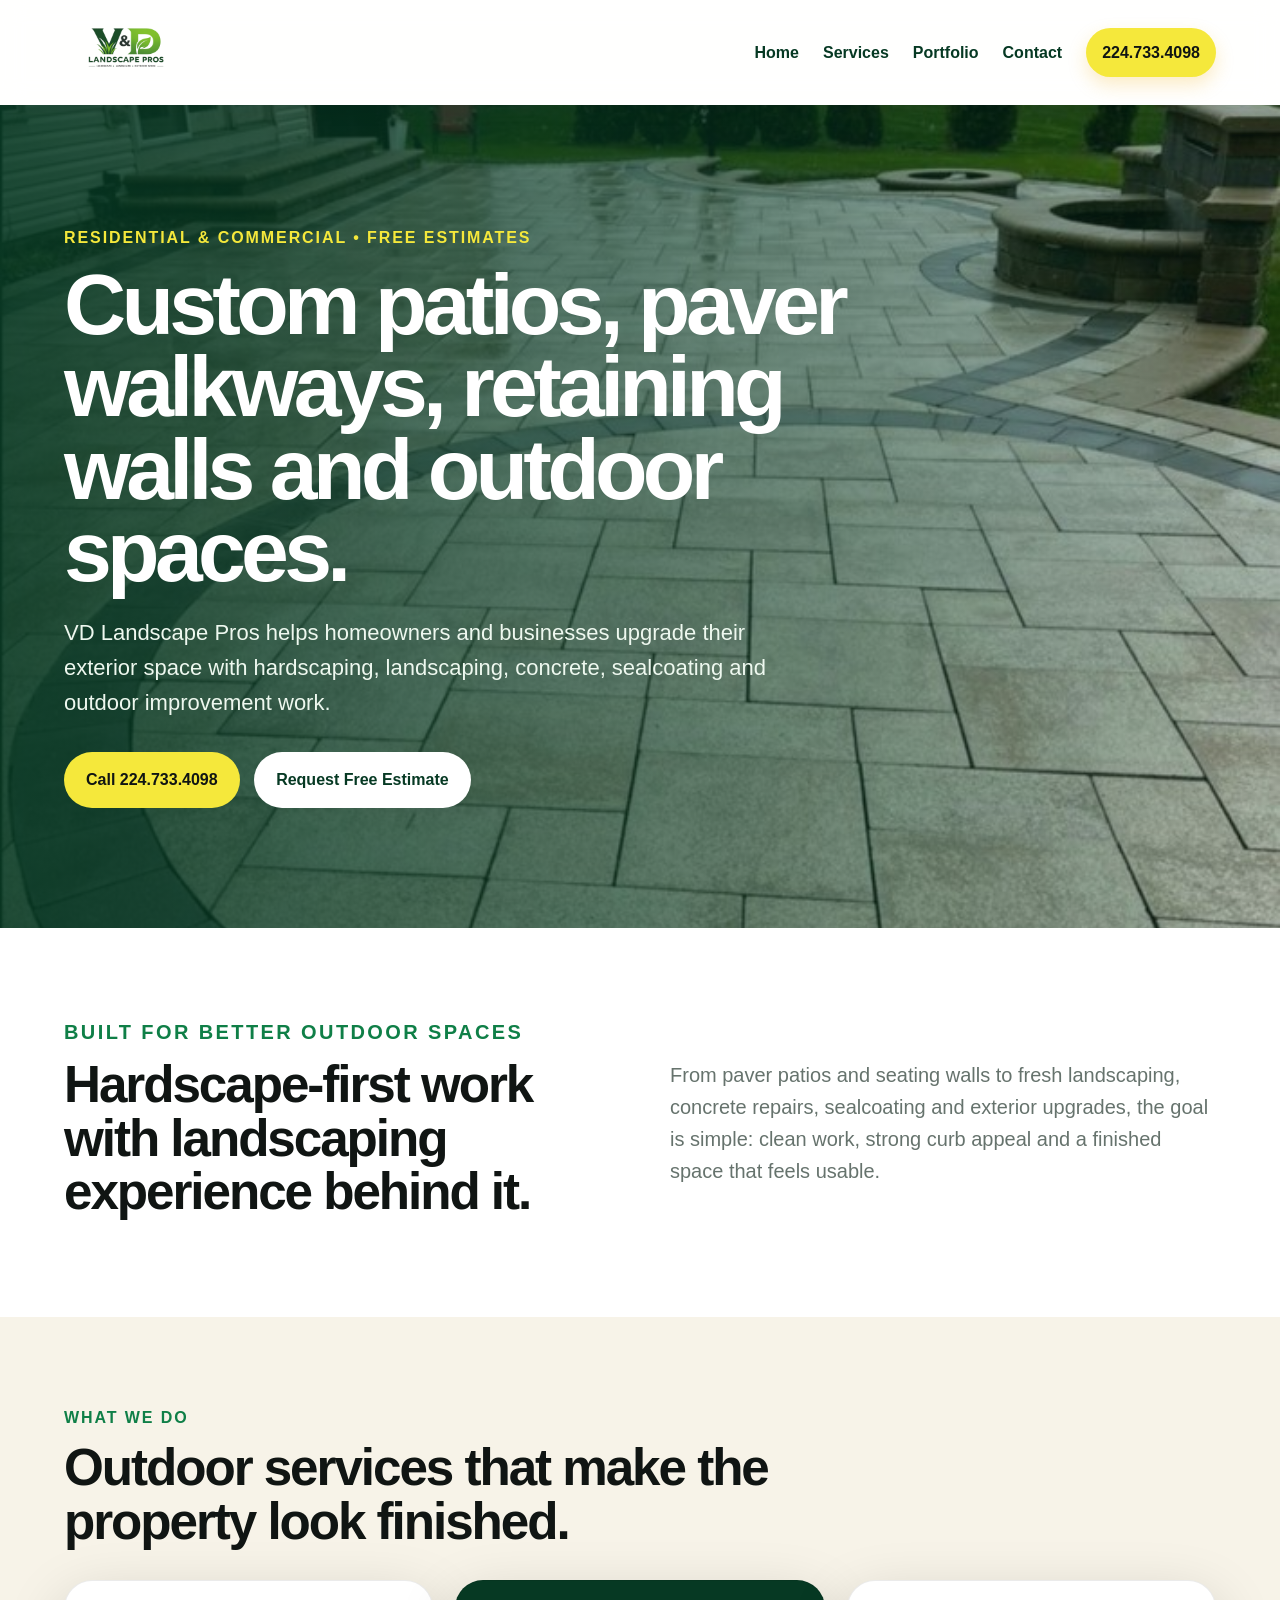
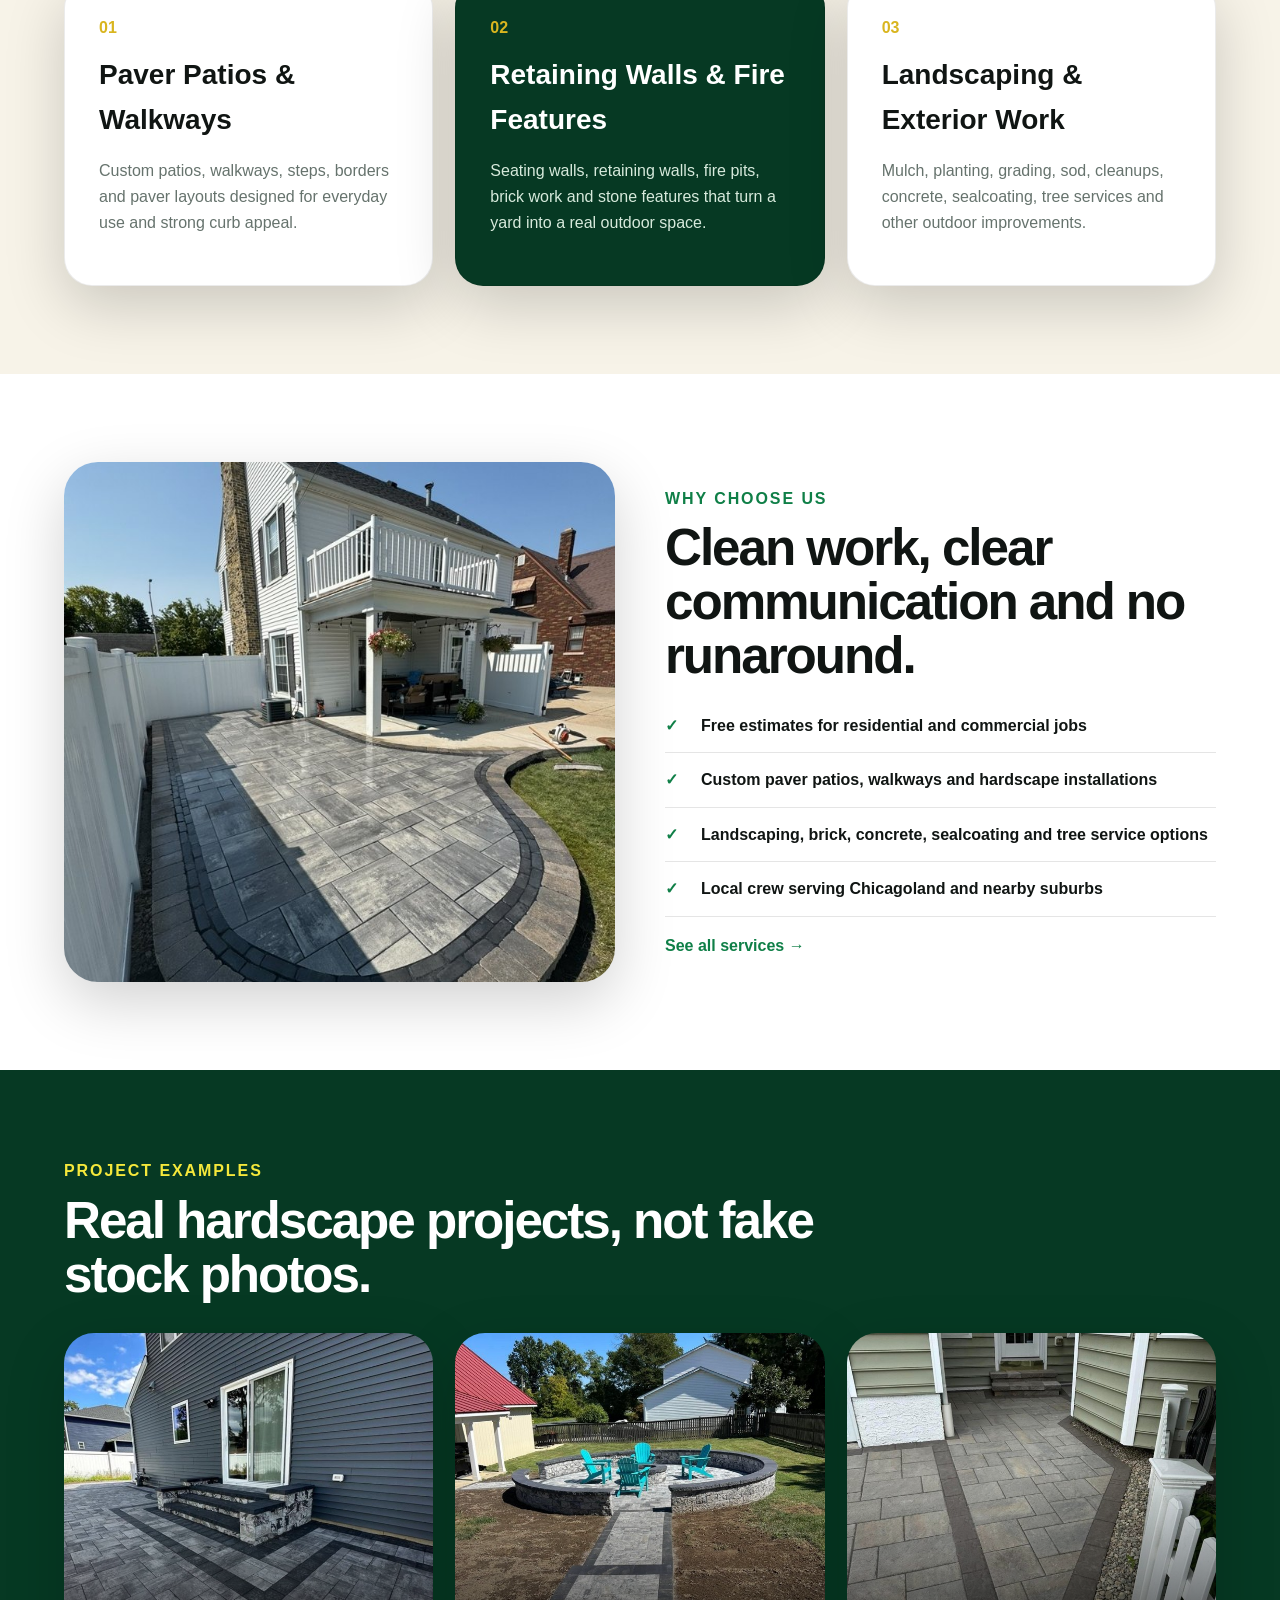
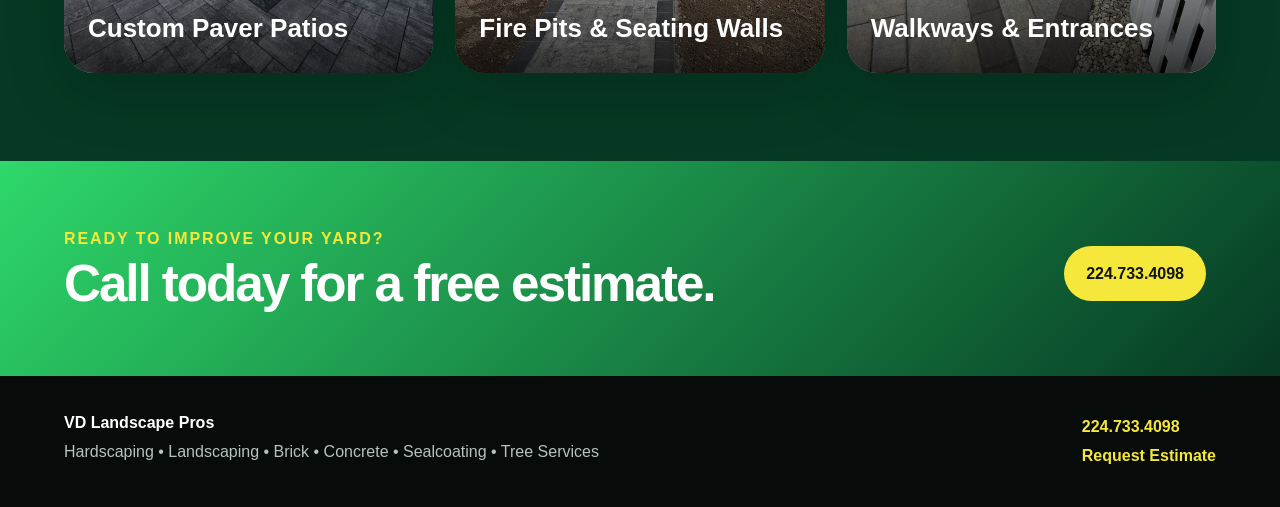
<file: index.html>
<!DOCTYPE html>
<html lang="en">
<head>
  <meta charset="UTF-8" />
  <meta name="viewport" content="width=device-width, initial-scale=1.0" />
  <title>VD Landscape Pros | Paver Patios, Hardscaping & Landscaping</title>
  <meta name="description" content="VD Landscape Pros builds custom paver patios, walkways, retaining walls, fire pits, hardscapes, landscaping, concrete, sealcoating and outdoor improvements." />
  <link rel="stylesheet" href="styles.css" />
  <script defer src="script.js"></script>
</head>
<body>
  <header class="site-header">
    <a class="brand" href="index.html" aria-label="VD Landscape Pros home">
      <img src="assets/images/logo.png" alt="VD Landscape Pros" class="site-logo">
    </a>
    <button class="menu-toggle" aria-label="Open menu">☰</button>
    <nav class="nav" aria-label="Main navigation">
      <a href="index.html">Home</a>
      <a href="services.html">Services</a>
      <a href="portfolio.html">Portfolio</a>
      <a href="contact.html">Contact</a>
      <a class="nav-cta" href="tel:2247334098">224.733.4098</a>
    </nav>
  </header>

  <main>
    <section class="hero">
      <div class="hero-content">
        <p class="eyebrow">Residential & Commercial • Free Estimates</p>
        <h1>Custom patios, paver walkways, retaining walls and outdoor spaces.</h1>
        <p class="hero-copy">VD Landscape Pros helps homeowners and businesses upgrade their exterior space with hardscaping, landscaping, concrete, sealcoating and outdoor improvement work.</p>
        <div class="hero-actions">
          <a class="btn primary" href="tel:2247334098">Call 224.733.4098</a>
          <a class="btn secondary" href="contact.html">Request Free Estimate</a>
        </div>
      </div>
    </section>

    <section class="section intro-grid">
      <div>
        <p class="eyebrow dark">Built for better outdoor spaces</p>
        <h2>Hardscape-first work with landscaping experience behind it.</h2>
      </div>
      <p>From paver patios and seating walls to fresh landscaping, concrete repairs, sealcoating and exterior upgrades, the goal is simple: clean work, strong curb appeal and a finished space that feels usable.</p>
    </section>

    <section class="section cards-section">
      <div class="section-heading">
        <p class="eyebrow dark">What we do</p>
        <h2>Outdoor services that make the property look finished.</h2>
      </div>
      <div class="service-grid">
        <article class="service-card">
          <span>01</span>
          <h3>Paver Patios & Walkways</h3>
          <p>Custom patios, walkways, steps, borders and paver layouts designed for everyday use and strong curb appeal.</p>
        </article>
        <article class="service-card featured">
          <span>02</span>
          <h3>Retaining Walls & Fire Features</h3>
          <p>Seating walls, retaining walls, fire pits, brick work and stone features that turn a yard into a real outdoor space.</p>
        </article>
        <article class="service-card">
          <span>03</span>
          <h3>Landscaping & Exterior Work</h3>
          <p>Mulch, planting, grading, sod, cleanups, concrete, sealcoating, tree services and other outdoor improvements.</p>
        </article>
      </div>
    </section>

    <section class="section split">
      <div class="split-image"></div>
      <div class="split-content">
        <p class="eyebrow dark">Why choose us</p>
        <h2>Clean work, clear communication and no runaround.</h2>
        <ul class="check-list">
          <li>Free estimates for residential and commercial jobs</li>
          <li>Custom paver patios, walkways and hardscape installations</li>
          <li>Landscaping, brick, concrete, sealcoating and tree service options</li>
          <li>Local crew serving Chicagoland and nearby suburbs</li>
        </ul>
        <a class="text-link" href="services.html">See all services →</a>
      </div>
    </section>

    <section class="section portfolio-preview">
      <div class="section-heading">
        <p class="eyebrow dark">Project examples</p>
        <h2>Real hardscape projects, not fake stock photos.</h2>
      </div>
      <div class="portfolio-grid">
        <a class="portfolio-card p1" href="portfolio.html"><span>Custom Paver Patios</span></a>
        <a class="portfolio-card p2" href="portfolio.html"><span>Fire Pits & Seating Walls</span></a>
        <a class="portfolio-card p3" href="portfolio.html"><span>Walkways & Entrances</span></a>
      </div>
    </section>

    <section class="cta-band">
      <div>
        <p class="eyebrow">Ready to improve your yard?</p>
        <h2>Call today for a free estimate.</h2>
      </div>
      <a class="btn primary" href="tel:2247334098">224.733.4098</a>
    </section>
  </main>

  <footer class="footer">
    <div>
      <strong>VD Landscape Pros</strong>
      <p>Hardscaping • Landscaping • Brick • Concrete • Sealcoating • Tree Services</p>
    </div>
    <div>
      <a href="tel:2247334098">224.733.4098</a>
      <a href="contact.html">Request Estimate</a>
    </div>
  </footer>
</body>
</html>
</file>
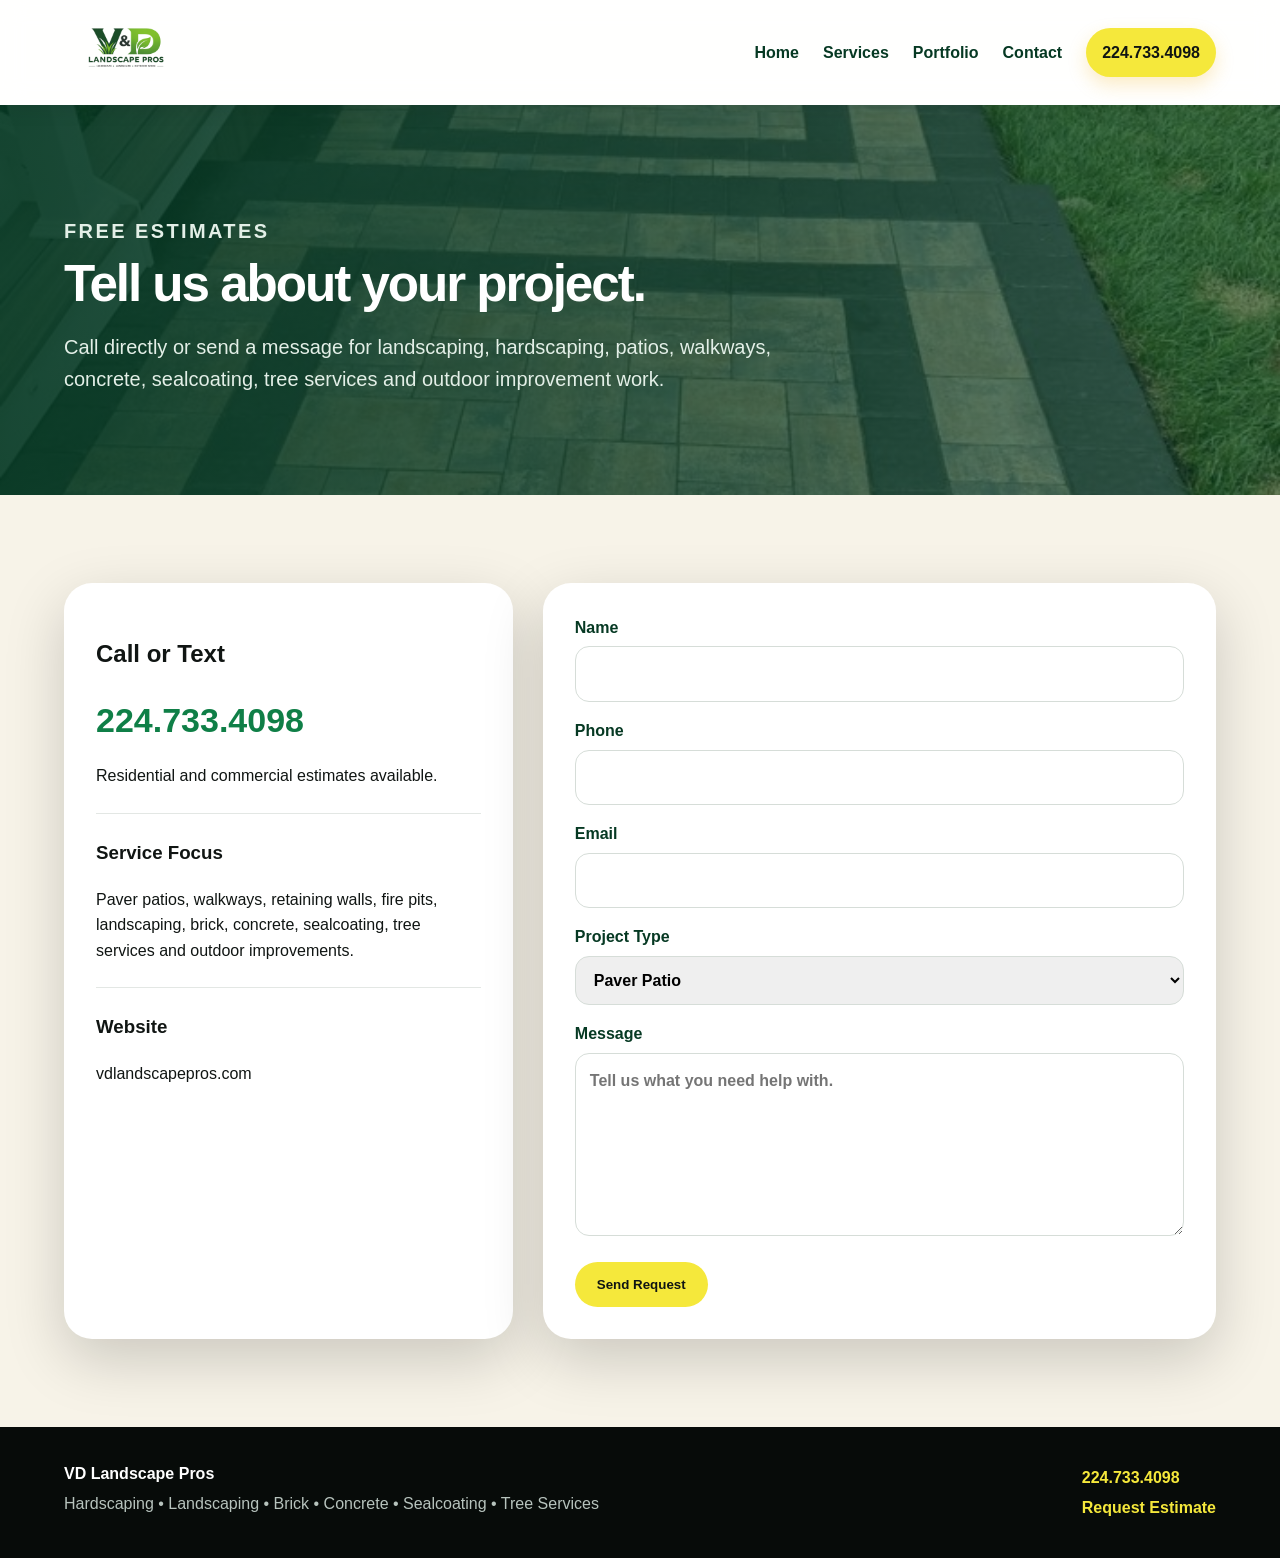
<file: contact.html>
<!DOCTYPE html>
<html lang="en">
<head>
  <meta charset="UTF-8" />
  <meta name="viewport" content="width=device-width, initial-scale=1.0" />
  <title>Contact | VD Landscape Pros</title>
  <meta name="description" content="Contact VD Landscape Pros for free estimates on paver patios, hardscaping, landscaping, concrete, sealcoating, tree services and outdoor improvements." />
  <link rel="stylesheet" href="styles.css" />
  <script defer src="script.js"></script>
</head>
<body>
  <header class="site-header">
    <a class="brand" href="index.html" aria-label="VD Landscape Pros home">
      <img src="assets/images/logo.png" alt="VD Landscape Pros" class="site-logo">
    </a>
    <button class="menu-toggle" aria-label="Open menu">☰</button>
    <nav class="nav" aria-label="Main navigation">
      <a href="index.html">Home</a>
      <a href="services.html">Services</a>
      <a href="portfolio.html">Portfolio</a>
      <a href="contact.html">Contact</a>
      <a class="nav-cta" href="tel:2247334098">224.733.4098</a>
    </nav>
  </header>

  <main>
    <section class="page-hero contact-hero">
      <p class="eyebrow">Free Estimates</p>
      <h1>Tell us about your project.</h1>
      <p>Call directly or send a message for landscaping, hardscaping, patios, walkways, concrete, sealcoating, tree services and outdoor improvement work.</p>
    </section>

    <section class="section contact-grid">
      <div class="contact-card">
        <h2>Call or Text</h2>
        <a class="big-phone" href="tel:2247334098">224.733.4098</a>
        <p>Residential and commercial estimates available.</p>
        <hr>
        <h3>Service Focus</h3>
        <p>Paver patios, walkways, retaining walls, fire pits, landscaping, brick, concrete, sealcoating, tree services and outdoor improvements.</p>
        <hr>
        <h3>Website</h3>
        <p>vdlandscapepros.com</p>
      </div>

      <form class="contact-form" action="mailto:info@vdlandscapepros.com" method="post" enctype="text/plain">
        <label>Name<input type="text" name="name" required></label>
        <label>Phone<input type="tel" name="phone" required></label>
        <label>Email<input type="email" name="email"></label>
        <label>Project Type
          <select name="project">
            <option>Paver Patio</option>
            <option>Walkway or Entrance</option>
            <option>Retaining Wall</option>
            <option>Fire Pit or Outdoor Living</option>
            <option>Landscaping</option>
            <option>Concrete</option>
            <option>Sealcoating</option>
            <option>Tree Services</option>
            <option>Painting or Exterior Work</option>
            <option>Other</option>
          </select>
        </label>
        <label>Message<textarea name="message" rows="6" placeholder="Tell us what you need help with."></textarea></label>
        <button class="btn primary" type="submit">Send Request</button>
      </form>
    </section>
  </main>

  <footer class="footer">
    <div>
      <strong>VD Landscape Pros</strong>
      <p>Hardscaping • Landscaping • Brick • Concrete • Sealcoating • Tree Services</p>
    </div>
    <div>
      <a href="tel:2247334098">224.733.4098</a>
      <a href="contact.html">Request Estimate</a>
    </div>
  </footer>
</body>
</html>
</file>
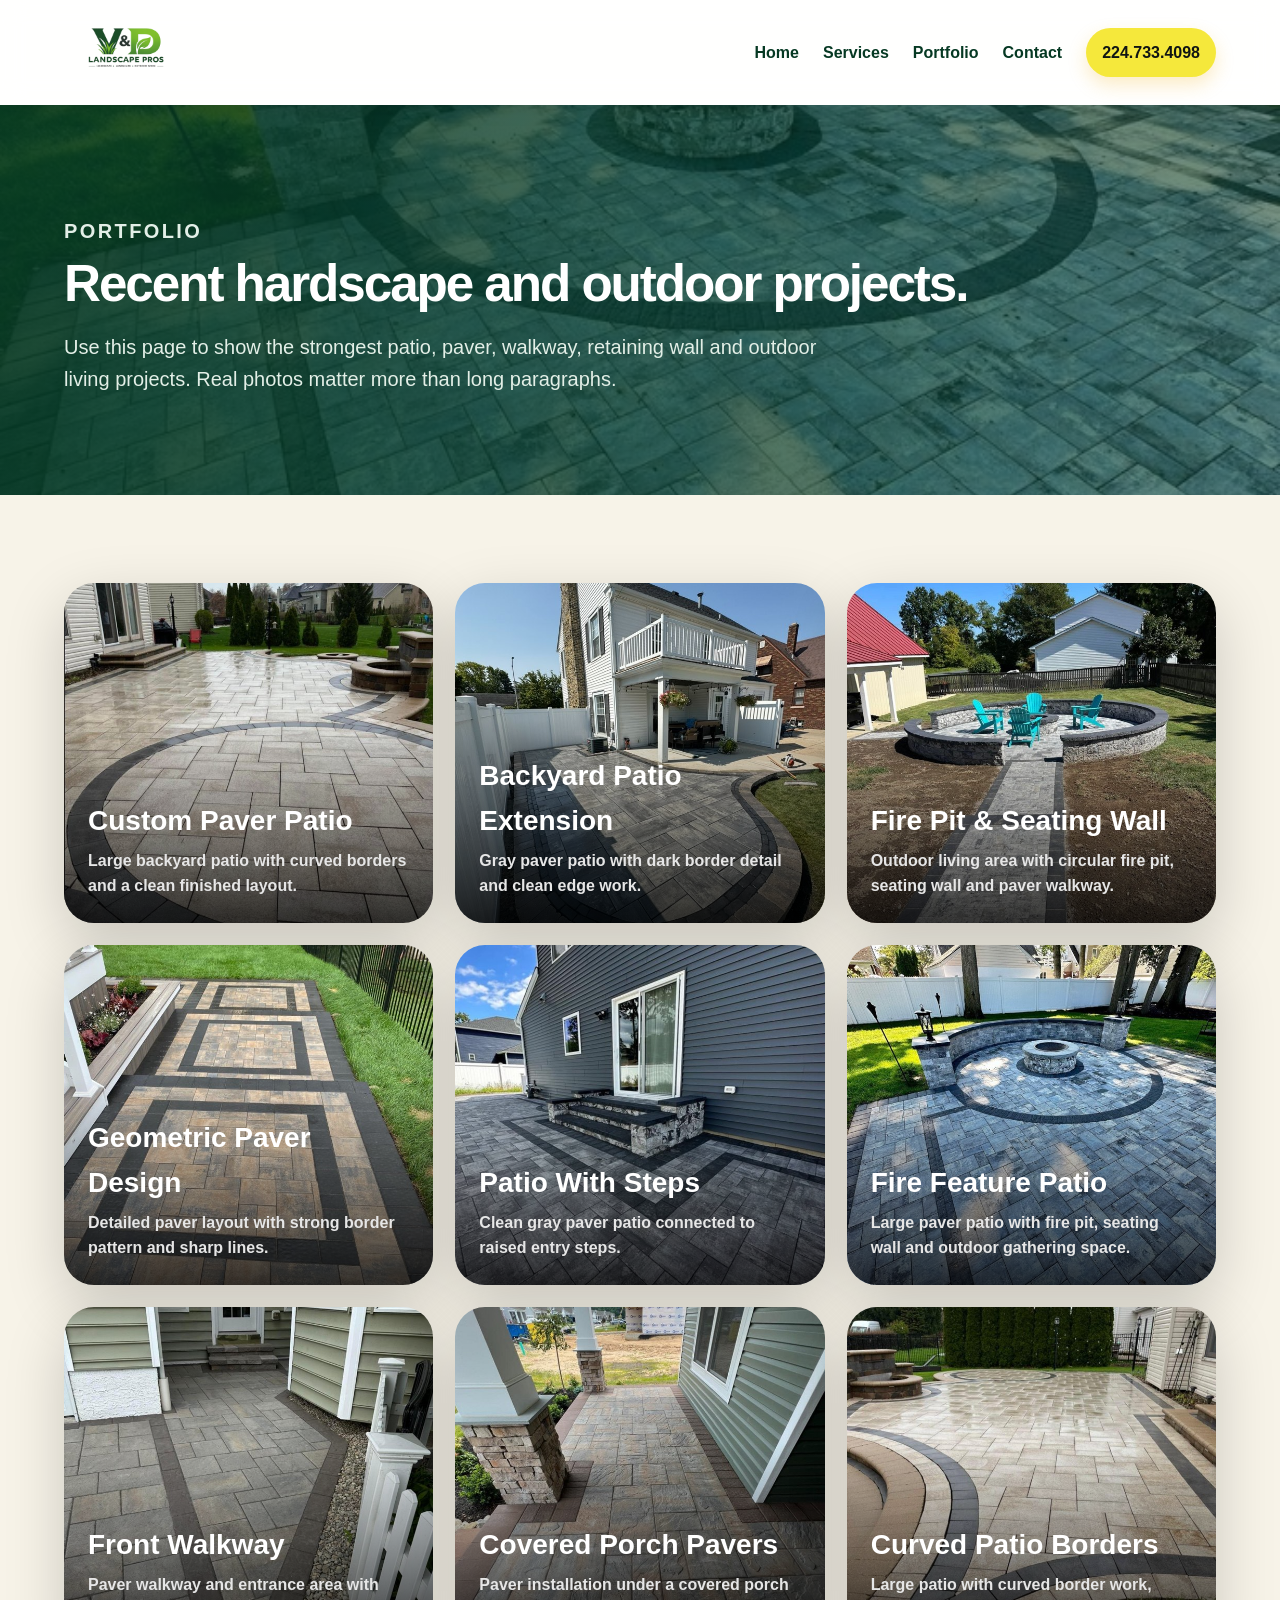
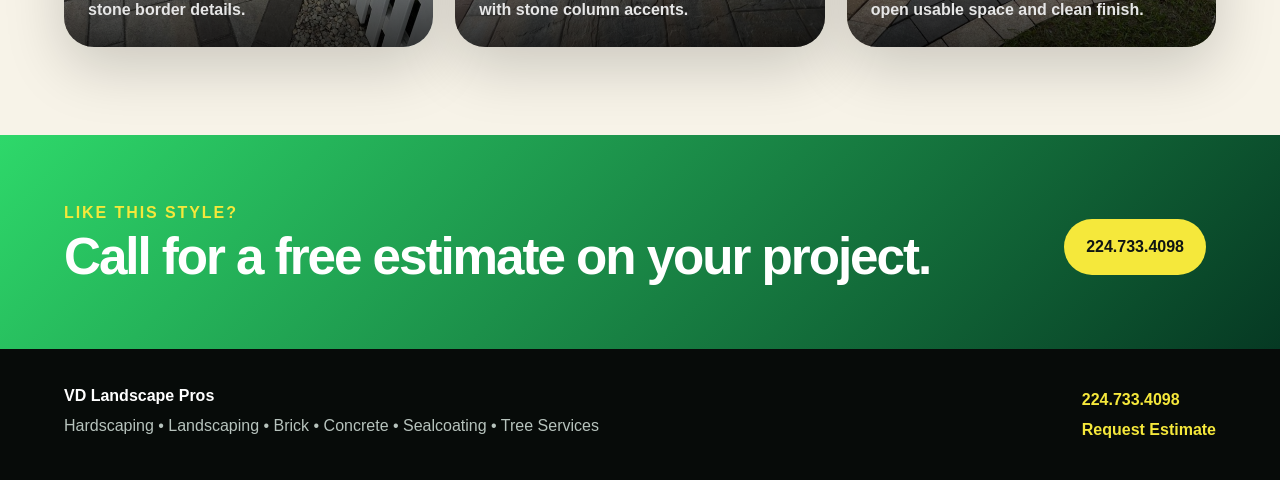
<file: portfolio.html>
<!DOCTYPE html>
<html lang="en">
<head>
  <meta charset="UTF-8" />
  <meta name="viewport" content="width=device-width, initial-scale=1.0" />
  <title>Portfolio | VD Landscape Pros</title>
  <meta name="description" content="Recent patio, paver, retaining wall, walkway and hardscape project examples from VD Landscape Pros." />
  <link rel="stylesheet" href="styles.css" />
  <script defer src="script.js"></script>
</head>
<body>
  <header class="site-header">
    <a class="brand" href="index.html" aria-label="VD Landscape Pros home">
      <img src="assets/images/logo.png" alt="VD Landscape Pros" class="site-logo">
    </a>
    <button class="menu-toggle" aria-label="Open menu">☰</button>
    <nav class="nav" aria-label="Main navigation">
      <a href="index.html">Home</a>
      <a href="services.html">Services</a>
      <a href="portfolio.html">Portfolio</a>
      <a href="contact.html">Contact</a>
      <a class="nav-cta" href="tel:2247334098">224.733.4098</a>
    </nav>
  </header>

  <main>
    <section class="page-hero portfolio-hero">
      <p class="eyebrow">Portfolio</p>
      <h1>Recent hardscape and outdoor projects.</h1>
      <p>Use this page to show the strongest patio, paver, walkway, retaining wall and outdoor living projects. Real photos matter more than long paragraphs.</p>
    </section>

    <section class="section portfolio-page-grid">
      <article class="work-card w1"><div><h2>Custom Paver Patio</h2><p>Large backyard patio with curved borders and a clean finished layout.</p></div></article>
      <article class="work-card w2"><div><h2>Backyard Patio Extension</h2><p>Gray paver patio with dark border detail and clean edge work.</p></div></article>
      <article class="work-card w3"><div><h2>Fire Pit & Seating Wall</h2><p>Outdoor living area with circular fire pit, seating wall and paver walkway.</p></div></article>
      <article class="work-card w4"><div><h2>Geometric Paver Design</h2><p>Detailed paver layout with strong border pattern and sharp lines.</p></div></article>
      <article class="work-card w5"><div><h2>Patio With Steps</h2><p>Clean gray paver patio connected to raised entry steps.</p></div></article>
      <article class="work-card w6"><div><h2>Fire Feature Patio</h2><p>Large paver patio with fire pit, seating wall and outdoor gathering space.</p></div></article>
      <article class="work-card w7"><div><h2>Front Walkway</h2><p>Paver walkway and entrance area with stone border details.</p></div></article>
      <article class="work-card w8"><div><h2>Covered Porch Pavers</h2><p>Paver installation under a covered porch with stone column accents.</p></div></article>
      <article class="work-card w9"><div><h2>Curved Patio Borders</h2><p>Large patio with curved border work, open usable space and clean finish.</p></div></article>
    </section>

    <section class="cta-band">
      <div>
        <p class="eyebrow">Like this style?</p>
        <h2>Call for a free estimate on your project.</h2>
      </div>
      <a class="btn primary" href="tel:2247334098">224.733.4098</a>
    </section>
  </main>

  <footer class="footer">
    <div>
      <strong>VD Landscape Pros</strong>
      <p>Hardscaping • Landscaping • Brick • Concrete • Sealcoating • Tree Services</p>
    </div>
    <div>
      <a href="tel:2247334098">224.733.4098</a>
      <a href="contact.html">Request Estimate</a>
    </div>
  </footer>
</body>
</html>
</file>
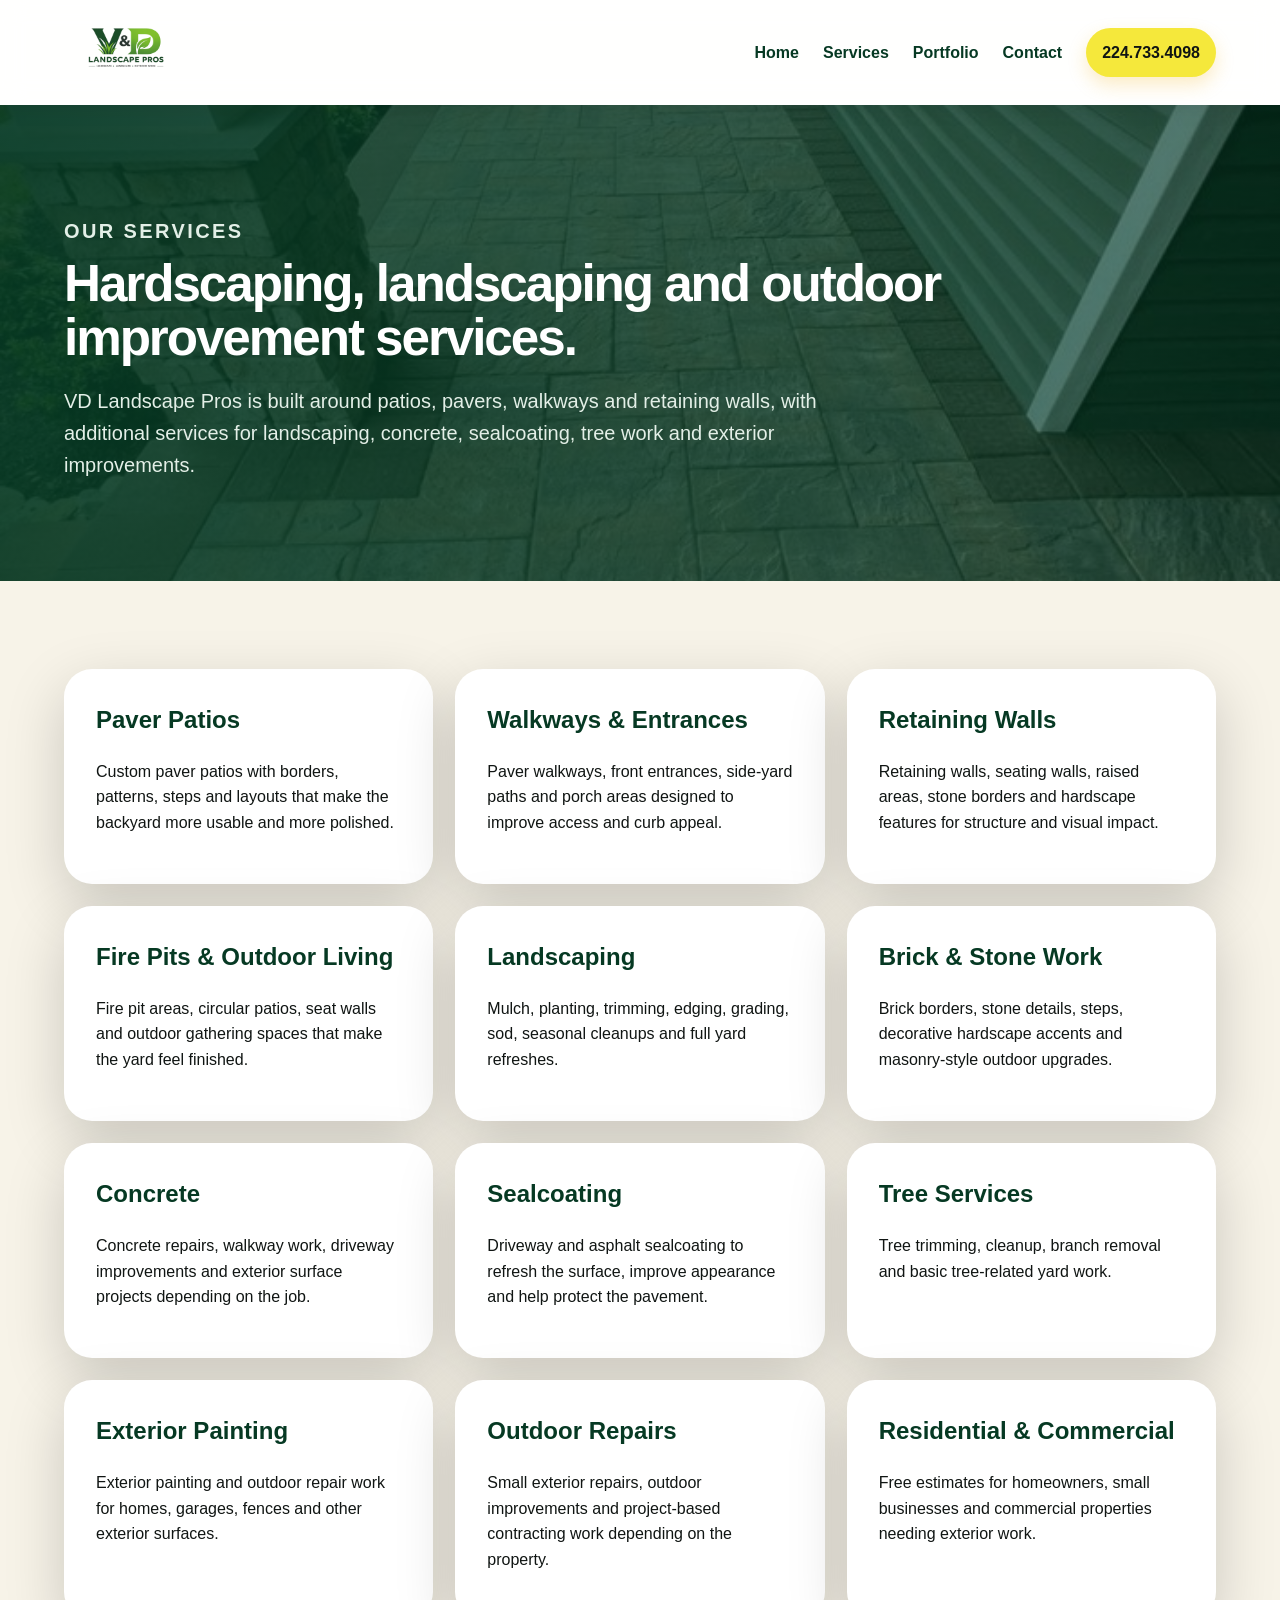
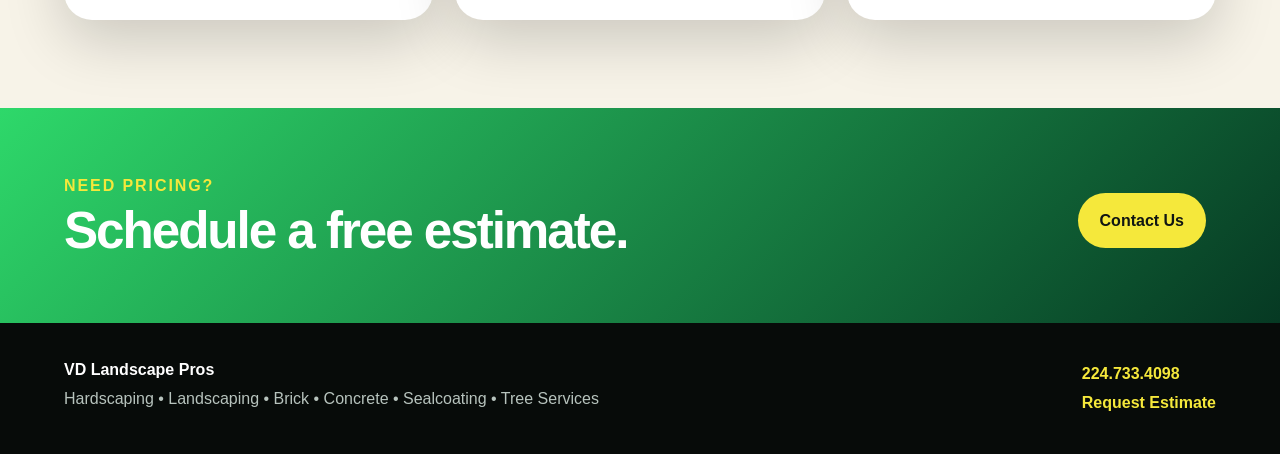
<file: services.html>
<!DOCTYPE html>
<html lang="en">
<head>
  <meta charset="UTF-8" />
  <meta name="viewport" content="width=device-width, initial-scale=1.0" />
  <title>Services | VD Landscape Pros</title>
  <meta name="description" content="Hardscaping, landscaping, paver patios, walkways, retaining walls, fire pits, concrete, sealcoating, tree services and outdoor improvements from VD Landscape Pros." />
  <link rel="stylesheet" href="styles.css" />
  <script defer src="script.js"></script>
</head>
<body>
  <header class="site-header">
    <a class="brand" href="index.html" aria-label="VD Landscape Pros home">
      <img src="assets/images/logo.png" alt="VD Landscape Pros" class="site-logo">
    </a>
    <button class="menu-toggle" aria-label="Open menu">☰</button>
    <nav class="nav" aria-label="Main navigation">
      <a href="index.html">Home</a>
      <a href="services.html">Services</a>
      <a href="portfolio.html">Portfolio</a>
      <a href="contact.html">Contact</a>
      <a class="nav-cta" href="tel:2247334098">224.733.4098</a>
    </nav>
  </header>

  <main>
    <section class="page-hero services-hero">
      <p class="eyebrow">Our Services</p>
      <h1>Hardscaping, landscaping and outdoor improvement services.</h1>
      <p>VD Landscape Pros is built around patios, pavers, walkways and retaining walls, with additional services for landscaping, concrete, sealcoating, tree work and exterior improvements.</p>
    </section>

    <section class="section service-list">
      <article><h2>Paver Patios</h2><p>Custom paver patios with borders, patterns, steps and layouts that make the backyard more usable and more polished.</p></article>
      <article><h2>Walkways & Entrances</h2><p>Paver walkways, front entrances, side-yard paths and porch areas designed to improve access and curb appeal.</p></article>
      <article><h2>Retaining Walls</h2><p>Retaining walls, seating walls, raised areas, stone borders and hardscape features for structure and visual impact.</p></article>
      <article><h2>Fire Pits & Outdoor Living</h2><p>Fire pit areas, circular patios, seat walls and outdoor gathering spaces that make the yard feel finished.</p></article>
      <article><h2>Landscaping</h2><p>Mulch, planting, trimming, edging, grading, sod, seasonal cleanups and full yard refreshes.</p></article>
      <article><h2>Brick & Stone Work</h2><p>Brick borders, stone details, steps, decorative hardscape accents and masonry-style outdoor upgrades.</p></article>
      <article><h2>Concrete</h2><p>Concrete repairs, walkway work, driveway improvements and exterior surface projects depending on the job.</p></article>
      <article><h2>Sealcoating</h2><p>Driveway and asphalt sealcoating to refresh the surface, improve appearance and help protect the pavement.</p></article>
      <article><h2>Tree Services</h2><p>Tree trimming, cleanup, branch removal and basic tree-related yard work.</p></article>
      <article><h2>Exterior Painting</h2><p>Exterior painting and outdoor repair work for homes, garages, fences and other exterior surfaces.</p></article>
      <article><h2>Outdoor Repairs</h2><p>Small exterior repairs, outdoor improvements and project-based contracting work depending on the property.</p></article>
      <article><h2>Residential & Commercial</h2><p>Free estimates for homeowners, small businesses and commercial properties needing exterior work.</p></article>
    </section>

    <section class="cta-band">
      <div>
        <p class="eyebrow">Need pricing?</p>
        <h2>Schedule a free estimate.</h2>
      </div>
      <a class="btn primary" href="contact.html">Contact Us</a>
    </section>
  </main>

  <footer class="footer">
    <div>
      <strong>VD Landscape Pros</strong>
      <p>Hardscaping • Landscaping • Brick • Concrete • Sealcoating • Tree Services</p>
    </div>
    <div>
      <a href="tel:2247334098">224.733.4098</a>
      <a href="contact.html">Request Estimate</a>
    </div>
  </footer>
</body>
</html>
</file>
<file: styles.css>
:root {
  --green: #0f7f47;
  --green-dark: #063923;
  --green-bright: #2ed86a;
  --gold: #f5e83b;
  --gold-dark: #d9b51f;
  --black: #101513;
  --cream: #f7f3e8;
  --white: #ffffff;
  --muted: #66736d;
  --border: rgba(0, 0, 0, .08);
  --shadow: 0 20px 60px rgba(0, 0, 0, .18);
}

* { box-sizing: border-box; }

html { scroll-behavior: smooth; }

body {
  margin: 0;
  font-family: Arial, Helvetica, sans-serif;
  background: var(--cream);
  color: var(--black);
  line-height: 1.6;
}

a { text-decoration: none; color: inherit; }
img { max-width: 100%; }

.site-header {
  position: sticky;
  top: 0;
  z-index: 1000;
  background: rgba(255, 255, 255, .96);
  backdrop-filter: blur(12px);
  display: flex;
  align-items: center;
  justify-content: space-between;
  padding: 10px 5vw;
  box-shadow: 0 4px 20px rgba(0, 0, 0, .08);
}

.brand {
  display: flex;
  align-items: center;
  flex-shrink: 0;
}

.site-logo {
  height: 85px;
  width: auto;
  display: block;
}

.nav {
  display: flex;
  align-items: center;
  gap: 24px;
  font-weight: 900;
  color: var(--green-dark);
}

.nav a { transition: .2s ease; }
.nav a:hover { color: var(--green); }

.nav-cta {
  background: var(--gold);
  color: var(--black) !important;
  padding: 12px 16px;
  border-radius: 999px;
  box-shadow: 0 8px 18px rgba(243, 181, 27, .25);
}

.menu-toggle {
  display: none;
  background: var(--green-dark);
  color: #fff;
  border: 0;
  border-radius: 12px;
  font-size: 24px;
  padding: 8px 12px;
  cursor: pointer;
}

.hero {
  min-height: 760px;
  position: relative;
  display: flex;
  align-items: center;
  padding: 120px 5vw;
  background:
    linear-gradient(90deg, rgba(6, 57, 35, .88), rgba(6, 57, 35, .62), rgba(6, 57, 35, .28)),
    url("assets/images/hero-paver-patio-firepit.jpg") center / cover no-repeat;
  color: #fff;
}

.hero-content { position: relative; max-width: 920px; }

.hero h1 {
  font-size: clamp(42px, 7vw, 86px);
  line-height: .96;
  margin: 12px 0 20px;
  letter-spacing: -.055em;
}

.hero-copy {
  font-size: 22px;
  max-width: 760px;
  color: #eef8ef;
}

.eyebrow {
  margin: 0;
  font-weight: 900;
  text-transform: uppercase;
  letter-spacing: .12em;
  color: var(--gold);
}

.eyebrow.dark { color: var(--green); }

.btn {
  display: inline-flex;
  align-items: center;
  justify-content: center;
  border-radius: 999px;
  padding: 15px 22px;
  font-weight: 900;
  margin: 10px 10px 0 0;
}

.btn.primary { background: var(--gold); color: var(--black); }
.btn.secondary { background: #fff; color: var(--green-dark); }

.section { padding: 88px 5vw; }

.intro-grid {
  display: grid;
  grid-template-columns: 1fr 1fr;
  gap: 60px;
  align-items: center;
  background: #fff;
}

.intro-grid h2,
.section-heading h2,
.split h2,
.cta-band h2,
.page-hero h1 {
  font-size: clamp(34px, 4vw, 58px);
  line-height: 1.05;
  margin: 10px 0;
  letter-spacing: -.04em;
}

.intro-grid p {
  font-size: 20px;
  color: var(--muted);
}

.cards-section { background: var(--cream); }

.section-heading {
  max-width: 780px;
  margin-bottom: 32px;
}

.service-grid {
  display: grid;
  grid-template-columns: repeat(3, 1fr);
  gap: 22px;
}

.service-card {
  background: #fff;
  border-radius: 28px;
  padding: 34px;
  box-shadow: var(--shadow);
  border: 1px solid var(--border);
}

.service-card span {
  color: var(--gold-dark);
  font-weight: 900;
}

.service-card h3 {
  font-size: 28px;
  margin: 12px 0 8px;
}

.service-card.featured {
  background: var(--green-dark);
  color: #fff;
}

.service-card p { color: var(--muted); }
.service-card.featured p { color: #d7eadc; }

.split {
  display: grid;
  grid-template-columns: 1fr 1fr;
  gap: 50px;
  align-items: center;
  background: #fff;
}

.split-image {
  min-height: 520px;
  border-radius: 34px;
  box-shadow: var(--shadow);
  background: url("assets/images/curved-backyard-paver-patio.jpg") center / cover no-repeat;
}

.check-list {
  padding: 0;
  list-style: none;
}

.check-list li {
  padding: 14px 0 14px 36px;
  border-bottom: 1px solid #e5e5e5;
  position: relative;
  font-weight: 800;
}

.check-list li::before {
  content: "✓";
  position: absolute;
  left: 0;
  color: var(--green);
  font-weight: 900;
}

.text-link { font-weight: 900; color: var(--green); }

.portfolio-preview {
  background: var(--green-dark);
  color: #fff;
}

.portfolio-preview .eyebrow.dark { color: var(--gold); }

.portfolio-grid,
.portfolio-page-grid {
  display: grid;
  grid-template-columns: repeat(3, 1fr);
  gap: 22px;
}

.portfolio-card,
.work-card {
  min-height: 340px;
  border-radius: 30px;
  display: flex;
  align-items: flex-end;
  padding: 24px;
  background-size: cover;
  background-position: center;
  overflow: hidden;
  box-shadow: var(--shadow);
  position: relative;
}

.portfolio-card::before,
.work-card::before {
  content: "";
  position: absolute;
  inset: 0;
  background: linear-gradient(transparent 40%, rgba(0, 0, 0, .78));
}

.portfolio-card span,
.work-card div {
  position: relative;
  color: #fff;
  font-weight: 900;
}

.portfolio-card span { font-size: 26px; }

.work-card h2 {
  margin: 0;
  font-size: 28px;
}

.work-card p {
  margin: 4px 0 0;
  font-size: 16px;
  color: #e6e6e6;
}

.p1 { background-image: url("assets/images/gray-paver-patio-steps.jpg"); }
.p2 { background-image: url("assets/images/firepit-seating-wall-walkway.jpg"); }
.p3 { background-image: url("assets/images/front-paver-walkway.jpg"); }

.w1 { background-image: url("assets/images/hero-paver-patio-firepit.jpg"); }
.w2 { background-image: url("assets/images/curved-backyard-paver-patio.jpg"); }
.w3 { background-image: url("assets/images/firepit-seating-wall-walkway.jpg"); }
.w4 { background-image: url("assets/images/geometric-paver-patio.jpg"); }
.w5 { background-image: url("assets/images/gray-paver-patio-steps.jpg"); }
.w6 { background-image: url("assets/images/firepit-seat-wall-patio.jpg"); }
.w7 { background-image: url("assets/images/front-paver-walkway.jpg"); }
.w8 { background-image: url("assets/images/covered-porch-paver-walkway.jpg"); }
.w9 { background-image: url("assets/images/large-curved-paver-patio.jpg"); }

.cta-band {
  margin: 0;
  padding: 65px 5vw;
  background: linear-gradient(135deg, var(--green-bright), var(--green-dark));
  color: #fff;
  display: flex;
  align-items: center;
  justify-content: space-between;
  gap: 30px;
}

.cta-band h2 { margin: 5px 0 0; }

.footer {
  background: #070b09;
  color: #fff;
  padding: 34px 5vw;
  display: flex;
  justify-content: space-between;
  gap: 30px;
}

.footer p {
  color: #b7c3bd;
  margin: 4px 0;
}

.footer a {
  display: block;
  color: var(--gold);
  font-weight: 900;
  margin: 4px 0;
}

.page-hero {
  padding: 110px 5vw 80px;
  background:
    linear-gradient(90deg, rgba(6, 57, 35, .92), rgba(6, 57, 35, .60)),
    url("assets/images/large-curved-paver-patio.jpg") center / cover no-repeat;
  color: #fff;
}

.services-hero {
  background:
    linear-gradient(90deg, rgba(6, 57, 35, .92), rgba(6, 57, 35, .60)),
    url("assets/images/covered-porch-paver-walkway.jpg") center / cover no-repeat;
}

.portfolio-hero {
  background:
    linear-gradient(90deg, rgba(6, 57, 35, .92), rgba(6, 57, 35, .55)),
    url("assets/images/firepit-seat-wall-patio.jpg") center / cover no-repeat;
}

.contact-hero {
  background:
    linear-gradient(90deg, rgba(6, 57, 35, .92), rgba(6, 57, 35, .60)),
    url("assets/images/geometric-paver-patio.jpg") center / cover no-repeat;
}

.page-hero p {
  max-width: 760px;
  font-size: 20px;
  color: #e3efe7;
}

.service-list {
  display: grid;
  grid-template-columns: repeat(3, 1fr);
  gap: 22px;
}

.service-list article,
.contact-card,
.contact-form {
  background: #fff;
  border-radius: 28px;
  padding: 32px;
  box-shadow: var(--shadow);
}

.service-list h2 {
  margin-top: 0;
  color: var(--green-dark);
}

.contact-grid {
  display: grid;
  grid-template-columns: .8fr 1.2fr;
  gap: 30px;
}

.big-phone {
  font-size: 34px;
  font-weight: 900;
  color: var(--green);
}

.contact-card hr {
  border: 0;
  border-top: 1px solid #e3e7e4;
  margin: 24px 0;
}

.contact-form {
  display: grid;
  gap: 16px;
}

.contact-form label {
  display: grid;
  font-weight: 900;
  color: var(--green-dark);
  gap: 6px;
}

.contact-form input,
.contact-form select,
.contact-form textarea {
  width: 100%;
  border: 1px solid #d6ddd8;
  border-radius: 14px;
  padding: 14px;
  font: inherit;
}

.contact-form button {
  border: 0;
  cursor: pointer;
  width: max-content;
}

@media (max-width: 1000px) {
  .service-grid,
  .portfolio-grid,
  .portfolio-page-grid,
  .service-list {
    grid-template-columns: repeat(2, 1fr);
  }

  .site-logo {
    height: 72px;
  }

  .nav {
    gap: 16px;
  }
}

@media (max-width: 850px) {
  .menu-toggle { display: block; }

  .site-header {
    padding: 8px 5vw;
  }

  .site-logo {
    height: 62px;
  }

  .nav {
    display: none;
    position: absolute;
    top: 78px;
    left: 0;
    right: 0;
    background: #fff;
    flex-direction: column;
    align-items: flex-start;
    padding: 22px 5vw;
    box-shadow: 0 16px 30px rgba(0, 0, 0, .12);
  }

  .nav.open { display: flex; }

  .hero {
    min-height: 680px;
    padding-top: 95px;
    background:
      linear-gradient(90deg, rgba(6, 57, 35, .90), rgba(6, 57, 35, .64)),
      url("assets/images/hero-paver-patio-firepit.jpg") center / cover no-repeat;
  }

  .intro-grid,
  .split,
  .contact-grid {
    grid-template-columns: 1fr;
  }

  .service-grid,
  .portfolio-grid,
  .portfolio-page-grid,
  .service-list {
    grid-template-columns: 1fr;
  }

  .footer,
  .cta-band {
    flex-direction: column;
    align-items: flex-start;
  }

  .portfolio-card,
  .work-card {
    min-height: 300px;
  }
}

@media (max-width: 480px) {
  .site-logo {
    height: 54px;
  }

  .nav {
    top: 70px;
  }

  .hero h1 {
    font-size: 40px;
  }

  .big-phone {
    font-size: 28px;
  }
}
</file>
